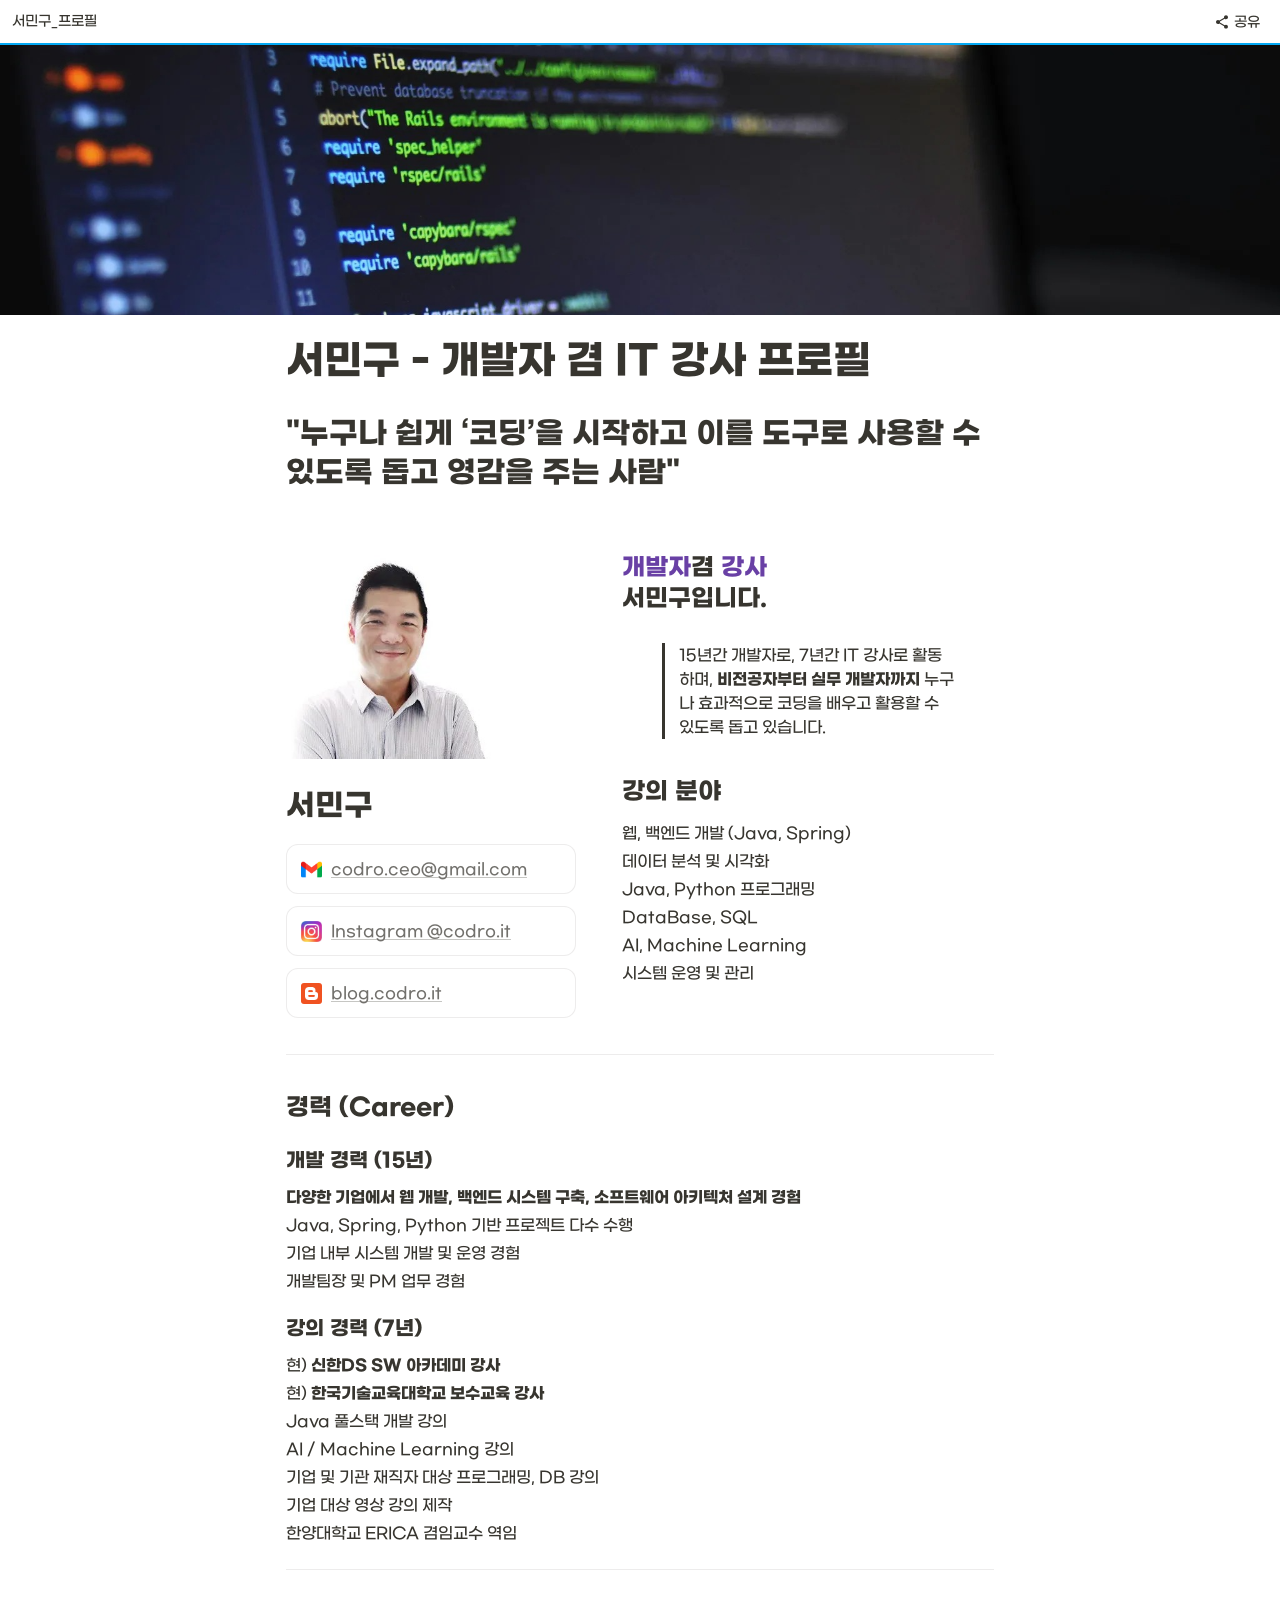
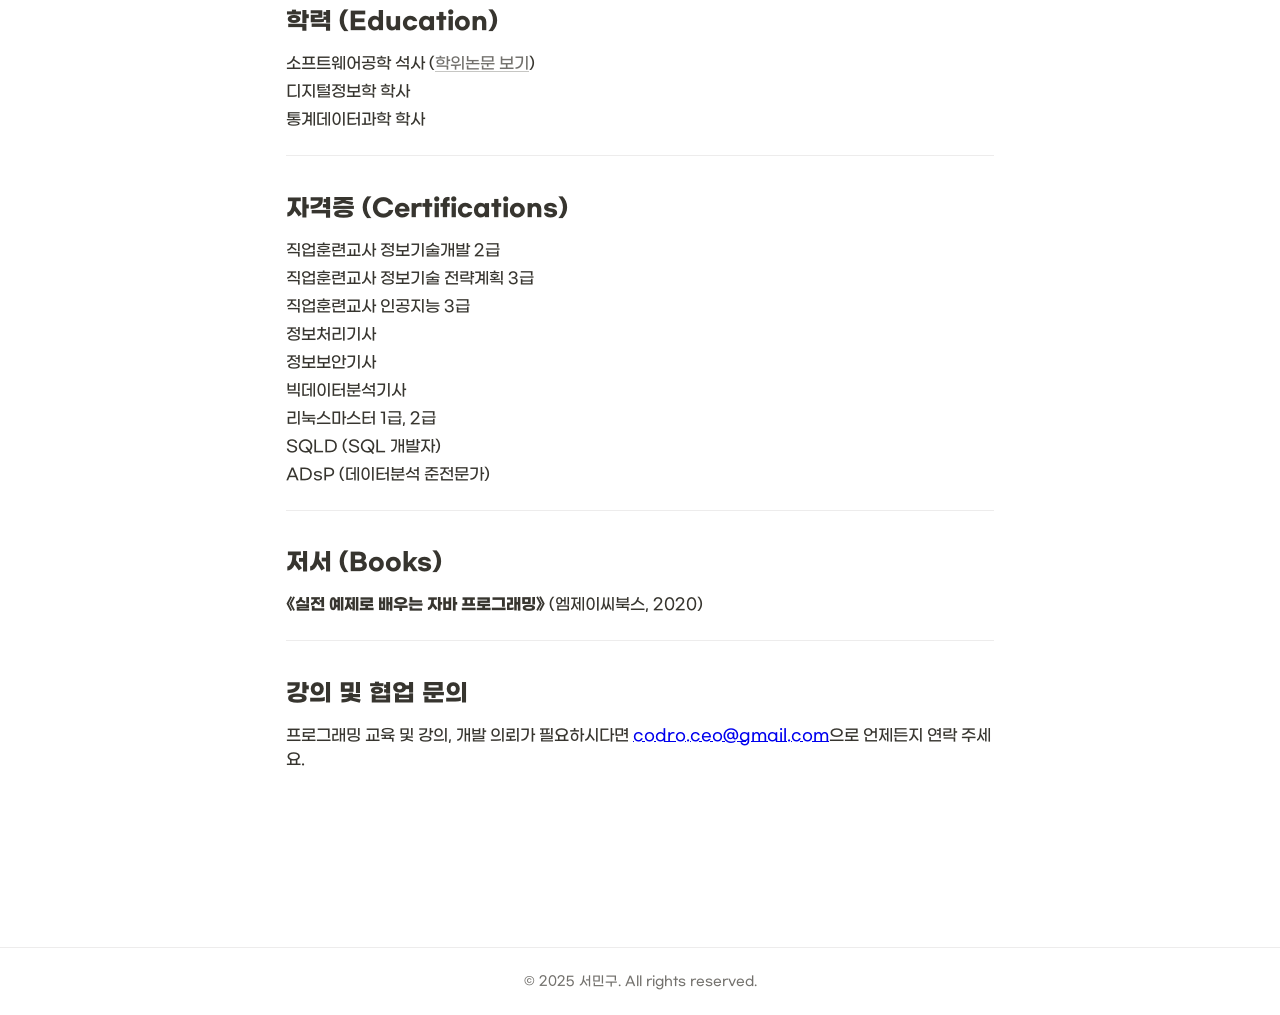
<file: index.html>
<!DOCTYPE html>
<html lang="ko">

<head>
  <!-- Google tag (gtag.js) -->
  <script async src="https://www.googletagmanager.com/gtag/js?id=G-KBX3ZS7K7E"></script>
  <script>
    window.dataLayer = window.dataLayer || [];
    function gtag(){dataLayer.push(arguments);}
    gtag('js', new Date());

    gtag('config', 'G-KBX3ZS7K7E');
  </script>
  <meta charset="UTF-8">
  <meta name="viewport" content="width=device-width, initial-scale=1.0">
  <title>서민구 | 개발자 겸 IT 강사 - Java, Python, AI, 웹개발 교육 전문</title>

  <!-- SEO 기본 메타 -->
  <meta name="description" content="15년 경력 개발자 겸 7년 경력 IT 강사 서민구. Java, Python, AI/ML, 웹개발, 데이터분석 교육 전문. 신한DS SW아카데미, 한국기술교육대학교 강사. 비전공자부터 실무 개발자까지 맞춤 코딩 교육.">
  <meta name="keywords" content="서민구, IT강사, 개발자, Java강사, Python강사, AI교육, 웹개발교육, 프로그래밍강의, 코딩교육, 신한DS, 기업교육, 데이터분석, Machine Learning">
  <meta name="author" content="서민구">
  <meta name="robots" content="index, follow">
  <link rel="canonical" href="https://profile.codro.it/">

  <!-- Open Graph -->
  <meta property="og:title" content="서민구 | 개발자 겸 IT 강사 - Java, Python, AI 교육 전문">
  <meta property="og:site_name" content="서민구 프로필">
  <meta property="og:description" content="15년 경력 개발자 겸 7년 경력 IT 강사. Java, Python, AI/ML, 웹개발, 데이터분석 교육 전문. 비전공자부터 실무 개발자까지 맞춤 코딩 교육.">
  <meta property="og:type" content="profile">
  <meta property="og:image" content="https://profile.codro.it/assets/og-profile.jpg">
  <meta property="og:image:width" content="1200">
  <meta property="og:image:height" content="1200">
  <meta property="og:url" content="https://profile.codro.it/">
  <meta property="og:locale" content="ko_KR">
  <meta property="profile:first_name" content="민구">
  <meta property="profile:last_name" content="서">

  <!-- Twitter Card -->
  <meta name="twitter:card" content="summary_large_image">
  <meta name="twitter:title" content="서민구 | 개발자 겸 IT 강사">
  <meta name="twitter:description" content="15년 경력 개발자 겸 7년 경력 IT 강사. Java, Python, AI/ML, 웹개발 교육 전문.">
  <meta name="twitter:image" content="https://profile.codro.it/assets/og-profile.jpg">

  <!-- JSON-LD 구조화된 데이터 (SEO + GEO 핵심) -->
  <script type="application/ld+json">
  {
    "@context": "https://schema.org",
    "@type": "Person",
    "name": "서민구",
    "url": "https://profile.codro.it/",
    "image": "https://profile.codro.it/assets/og-profile.jpg",
    "jobTitle": ["소프트웨어 개발자", "IT 강사"],
    "description": "15년 경력 개발자 겸 7년 경력 IT 강사. 비전공자부터 실무 개발자까지 누구나 효과적으로 코딩을 배우고 활용할 수 있도록 돕고 있습니다.",
    "email": "codro.ceo@gmail.com",
    "sameAs": [
      "https://www.instagram.com/codro.it/",
      "https://blog.codro.it/"
    ],
    "knowsAbout": ["Java", "Python", "Spring", "웹개발", "백엔드 개발", "AI", "Machine Learning", "데이터분석", "SQL", "Database"],
    "hasCredential": [
      {"@type": "EducationalOccupationalCredential", "credentialCategory": "certificate", "name": "정보처리기사"},
      {"@type": "EducationalOccupationalCredential", "credentialCategory": "certificate", "name": "정보보안기사"},
      {"@type": "EducationalOccupationalCredential", "credentialCategory": "certificate", "name": "빅데이터분석기사"},
      {"@type": "EducationalOccupationalCredential", "credentialCategory": "certificate", "name": "SQLD"},
      {"@type": "EducationalOccupationalCredential", "credentialCategory": "certificate", "name": "ADsP"},
      {"@type": "EducationalOccupationalCredential", "credentialCategory": "certificate", "name": "리눅스마스터 1급"},
      {"@type": "EducationalOccupationalCredential", "credentialCategory": "certificate", "name": "직업훈련교사 정보기술개발 2급"},
      {"@type": "EducationalOccupationalCredential", "credentialCategory": "certificate", "name": "직업훈련교사 인공지능 3급"}
    ],
    "alumniOf": [
      {"@type": "EducationalOrganization", "name": "소프트웨어공학 석사"},
      {"@type": "EducationalOrganization", "name": "디지털정보학 학사"},
      {"@type": "EducationalOrganization", "name": "통계데이터과학 학사"}
    ],
    "worksFor": [
      {"@type": "Organization", "name": "신한DS SW 아카데미"},
      {"@type": "Organization", "name": "한국기술교육대학교"}
    ],
    "affiliation": [
      {"@type": "EducationalOrganization", "name": "한양대학교 ERICA", "roleName": "겸임교수"}
    ],
    "author": {
      "@type": "Book",
      "name": "실전 예제로 배우는 자바 프로그래밍",
      "publisher": {"@type": "Organization", "name": "엠제이씨북스"},
      "datePublished": "2020"
    }
  }
  </script>

  <!-- 직접 작성한 CSS 로드 -->
  <link rel="stylesheet" href="css/style.css">
  <script src="js/main.js" defer></script>
</head>

<body>
  <!-- 상단 네비게이션바 -->
  <header class="top-nav">
    <nav class="nav-content" aria-label="메인 내비게이션">
      <a href="/" class="title" aria-label="서민구 프로필 홈">서민구_프로필</a>
      <div class="nav-actions">
        <button class="btn-share" type="button" title="페이지 공유하기" aria-label="페이지 공유하기">
          <svg class="share-icon" viewBox="0 0 24 24" width="16" height="16" fill="currentColor" aria-hidden="true">
            <path
              d="M18 16.08c-.76 0-1.44.3-1.96.77L8.91 12.7c.05-.23.09-.46.09-.7s-.04-.47-.09-.7l7.05-4.11c.54.5 1.25.81 2.04.81 1.66 0 3-1.34 3-3s-1.34-3-3-3-3 1.34-3 3c0 .24.04.47.09.7L8.04 9.81C7.5 9.31 6.79 9 6 9c-1.66 0-3 1.34-3 3s1.34 3 3 3c.79 0 1.5-.31 2.04-.81l7.12 4.16c-.05.21-.08.43-.08.65 0 1.61 1.31 2.92 2.92 2.92 1.61 0 2.92-1.31 2.92-2.92s-1.31-2.92-2.92-2.92z" />
          </svg>
          공유
        </button>
      </div>
    </nav>
  </header>

  <!-- 커버 이미지 -->
  <div class="page-cover">
    <img src="assets/cover.jpg" alt="IT 강사 서민구 - 프로그래밍 교육 및 개발 전문가" loading="eager" width="2048" height="1360">
  </div>

  <main class="page-content width padding">
    <!-- 메인 제목 -->
    <h1 class="page-title">서민구 - 개발자 겸 IT 강사 프로필</h1>

    <!-- 슬로건 문구 -->
    <p class="main-quote">"누구나 쉽게 ‘코딩’을 시작하고 이를 도구로 사용할 수 있도록 돕고 영감을 주는 사람"</p>

    <!-- 프로필 소개 섹션 -->
    <section class="columns-container" aria-label="프로필 소개">

      <!-- 왼쪽 컬럼 (프로필 + 연락처) -->
      <div class="column-left">
        <img class="profile-img" src="assets/profile.jpg" alt="서민구 - 15년 경력 개발자 겸 7년 경력 IT 강사 프로필 사진" loading="lazy" width="207" height="207">

        <h2 class="name-title">서민구</h2>

        <!-- 연락처 -->
        <address class="contact-info">
          <div class="callout">
            <div class="callout-icon"><img src="assets/email.png" alt="" width="21" height="21" aria-hidden="true"></div>
            <div class="callout-content"><a href="mailto:codro.ceo@gmail.com">codro.ceo@gmail.com</a></div>
          </div>

          <div class="callout">
            <div class="callout-icon"><img src="assets/insta.webp" alt="" width="21" height="21" aria-hidden="true"></div>
            <div class="callout-content"><a href="https://www.instagram.com/codro.it/" target="_blank" rel="noopener noreferrer">Instagram @codro.it</a></div>
          </div>

          <div class="callout">
            <div class="callout-icon"><img src="assets/web.png" alt="" width="21" height="21" aria-hidden="true"></div>
            <div class="callout-content"><a href="https://blog.codro.it/" target="_blank" rel="noopener noreferrer">blog.codro.it</a></div>
          </div>
        </address>
      </div>

      <!-- 오른쪽 컬럼 (자기소개 + 강의 분야) -->
      <div class="column-right">
        <h2 class="highlight-title">
          <span class="hl-purple">개발자</span>겸 <span class="hl-purple">강사</span> <br>
          서민구입니다.
        </h2>

        <blockquote class="quote-block">
          <p>15년간 개발자로, 7년간 IT 강사로 활동하며,
          <strong>비전공자부터 실무 개발자까지</strong>
          누구나 효과적으로 코딩을 배우고
          활용할 수 있도록 돕고 있습니다.</p>
        </blockquote>

        <h3 class="subsection-title">강의 분야</h3>
        <ul class="teaching-fields">
          <li>웹, 백엔드 개발 (Java, Spring)</li>
          <li>데이터 분석 및 시각화</li>
          <li>Java, Python 프로그래밍</li>
          <li>DataBase, SQL</li>
          <li>AI, Machine Learning</li>
          <li>시스템 운영 및 관리</li>
        </ul>
      </div>
    </section>

    <hr class="divider">

    <!-- 경력 섹션 -->
    <section aria-label="경력 사항">
      <h2 class="section-title">경력 (Career)</h2>

      <h3 class="sub-section-title">개발 경력 (15년)</h3>
      <ul class="list">
        <li><strong>다양한 기업에서 웹 개발, 백엔드 시스템 구축, 소프트웨어 아키텍처 설계 경험</strong></li>
        <li>Java, Spring, Python 기반 프로젝트 다수 수행</li>
        <li>기업 내부 시스템 개발 및 운영 경험</li>
        <li>개발팀장 및 PM 업무 경험</li>
      </ul>

      <h3 class="sub-section-title">강의 경력 (7년)</h3>
      <ul class="list">
        <li>현) <strong>신한DS SW 아카데미 강사</strong></li>
        <li>현) <strong>한국기술교육대학교 보수교육 강사</strong></li>
        <li>Java 풀스택 개발 강의</li>
        <li>AI / Machine Learning 강의</li>
        <li>기업 및 기관 재직자 대상 프로그래밍, DB 강의</li>
        <li>기업 대상 영상 강의 제작</li>
        <li>한양대학교 ERICA 겸임교수 역임</li>
      </ul>
    </section>

    <hr class="divider">

    <!-- 학력 섹션 -->
    <section aria-label="학력">
      <h2 class="section-title">학력 (Education)</h2>
      <ul class="list">
        <li>소프트웨어공학 석사 (<a
            href="https://www.riss.kr/search/detail/DetailView.do?p_mat_type=be54d9b8bc7cdb09&control_no=0b956a1ed7f0f0b3ffe0bdc3ef48d419"
            target="_blank" rel="noopener noreferrer" class="inline-link">학위논문 보기</a>)</li>
        <li>디지털정보학 학사</li>
        <li>통계데이터과학 학사</li>
      </ul>
    </section>

    <hr class="divider">

    <!-- 자격증 섹션 -->
    <section aria-label="자격증">
      <h2 class="section-title">자격증 (Certifications)</h2>
      <ul class="list">
        <li>직업훈련교사 정보기술개발 2급</li>
        <li>직업훈련교사 정보기술 전략계획 3급</li>
        <li>직업훈련교사 인공지능 3급</li>
        <li>정보처리기사</li>
        <li>정보보안기사</li>
        <li>빅데이터분석기사</li>
        <li>리눅스마스터 1급, 2급</li>
        <li>SQLD (SQL 개발자)</li>
        <li>ADsP (데이터분석 준전문가)</li>
      </ul>
    </section>

    <hr class="divider">

    <!-- 저서 섹션 -->
    <section aria-label="저서">
      <h2 class="section-title">저서 (Books)</h2>
      <ul class="list">
        <li><strong>《실전 예제로 배우는 자바 프로그래밍》</strong> (엠제이씨북스, 2020)</li>
      </ul>
    </section>

    <hr class="divider">

    <!-- 문의 섹션 -->
    <section aria-label="문의">
      <h2 class="section-title">강의 및 협업 문의</h2>
      <p>프로그래밍 교육 및 강의, 개발 의뢰가 필요하시다면 <a href="mailto:codro.ceo@gmail.com">codro.ceo@gmail.com</a>으로 언제든지 연락 주세요.</p>
    </section>
  </main>

  <footer>
    <p class="footer-text">&copy; 2025 서민구. All rights reserved.</p>
  </footer>
</body>

</html>
</file>
<file: css/style.css>
@font-face {
  font-family: 'GmarketSans';
  font-weight: 300;
  font-style: normal;
  src: url('../assets/font/GmarketSansLight.otf') format('opentype');
  font-display: swap;
}

@font-face {
  font-family: 'GmarketSans';
  font-weight: 400;
  font-style: normal;
  src: url('../assets/font/GmarketSansMedium.otf') format('opentype');
  font-display: swap;
}

@font-face {
  font-family: 'GmarketSans';
  font-weight: 500;
  font-style: normal;
  src: url('../assets/font/GmarketSansMedium.otf') format('opentype');
  font-display: swap;
}

@font-face {
  font-family: 'GmarketSans';
  font-weight: 700;
  font-style: normal;
  src: url('../assets/font/GmarketSansBold.otf') format('opentype');
  font-display: swap;
}

:root {
  --page-max-width: 900px;
  --content-max-width: 708px;
  --page-cover-height: 30vh;
  --page-header-font-size: 40px;
  --page-content-padding-bottom: 10vh;
  --text-color: rgb(55, 53, 47);
  --background-color: white;
}

@media (max-width: 480px) {
  :root {
    --page-cover-height: 200px;
    --page-header-font-size: 32px;
    --page-content-padding-bottom: 0;
  }
}

* {
  box-sizing: border-box;
}

body {
  margin: 0;
  padding: 0;
  font-family: 'GmarketSans', -apple-system, BlinkMacSystemFont, "Segoe UI", Helvetica, Arial, sans-serif;
  color: var(--text-color);
  background-color: var(--background-color);
  line-height: 1.5;
  font-size: 16px;
  overflow-x: hidden;
}

/* Top Navigation */
.top-nav {
  position: sticky;
  top: 0;
  width: 100%;
  height: 45px;
  background-color: white;
  z-index: 1000;
  border-bottom: 2px solid #03A9F4; /* 상단 스크롤 진행바 표현 대체 */
  box-shadow: 0 1px 2px rgba(0,0,0,0.05); /* 약간의 구분선 느낌 처리 */
}

.nav-content {
  display: flex;
  justify-content: space-between;
  align-items: center;
  height: 100%;
  padding: 0 12px;
  max-width: 100%;
}

.title {
  font-size: 14px;
  white-space: nowrap;
  overflow: hidden;
  text-overflow: ellipsis;
  cursor: pointer;
  text-decoration: none;
  color: inherit;
}

.nav-actions {
  display: flex;
  align-items: center;
}

.nav-actions .btn-share {
  background: none;
  border: none;
  color: var(--text-color);
  margin-left: 12px;
  cursor: pointer;
  padding: 6px 8px;
  border-radius: 3px;
  transition: background 0.2s;
  display: flex;
  align-items: center;
  justify-content: center;
  font-family: inherit;
  font-size: 14px;
}
.nav-actions .btn-share:hover {
  background: rgba(55, 53, 47, 0.08);
}

.share-icon {
  margin-right: 4px;
}

a:focus-visible,
button:focus-visible {
  outline: 3px solid #03A9F4;
  outline-offset: 3px;
}


/* Cover Image */
.page-cover {
  width: 100%;
  height: var(--page-cover-height);
  display: block;
}

.page-cover img {
  width: 100%;
  height: 100%;
  object-fit: cover;
  object-position: center 0%;
}

/* Page Layout */
.width {
  max-width: var(--page-max-width);
  margin: 0 auto;
}

.padding {
  padding-left: calc(96px + env(safe-area-inset-left));
  padding-right: calc(96px + env(safe-area-inset-right));
}

@media (max-width: 480px) {
  .padding {
    padding-left: 24px;
    padding-right: 24px;
  }
}

.page-content {
  padding-top: 21px; 
  padding-bottom: var(--page-content-padding-bottom);
}

/* Typography */
.page-title {
  margin: 0 0 16px 0;
  font-size: var(--page-header-font-size);
  font-weight: 700;
  line-height: 1.2;
}

.main-quote {
  font-size: 1.875em;
  font-weight: 600;
  line-height: 1.3;
  margin-bottom: 2em;
  margin-top: 1em;
}

@media (max-width: 480px) {
  .main-quote {
    font-size: 1.5em;
  }
}

/* Columns container */
.columns-container {
  display: flex;
  flex-wrap: wrap;
  width: 100%;
  margin-top: 1em;
  align-items: flex-start;
}

.column-left {
  flex: 0 0 calc((100% - 46px) * 0.4375);
  margin-right: 46px;
}

.column-right {
  flex: 0 0 calc((100% - 46px) * 0.5625);
}

@media (max-width: 480px) {
  .column-left, .column-right {
    flex: 0 0 100%;
    margin-right: 0;
  }
  .column-right {
    margin-top: 32px;
  }
}

/* Element Styles in Column Left */
.profile-img {
  width: 100%;
  max-width: 207px;
  aspect-ratio: 1 / 1;
  border-radius: 4px;
  margin-bottom: 1.5em;
  display: block;
  height: auto;
  object-fit: cover;
}

.name-title {
  font-size: 1.875em;
  font-weight: 600;
  margin-top: 0;
  margin-bottom: 16px;
}

/* Callout Box (Notion-like) */
.callout {
  display: flex;
  align-items: center;
  border: 1px solid rgba(55, 53, 47, 0.09);
  border-radius: 12px;
  padding: 12px;
  margin-bottom: 12px;
  background-color: var(--background-color);
}

.callout-icon {
  width: 24px;
  height: 24px;
  flex-shrink: 0;
  display: flex;
  align-items: center;
  justify-content: center;
  margin-right: 8px;
}

.callout-icon img {
  width: 21px;
  height: 21px;
  border-radius: 3px;
  object-fit: cover;
}

.callout-content a {
  color: inherit;
  text-decoration: none;
  border-bottom: 0.05em solid rgba(55,53,47,0.4);
  opacity: 0.7;
  transition: opacity 0.2s;
  word-break: break-all;
}

.callout-content a:hover {
  opacity: 1;
}

/* Element Styles in Column Right */
.highlight-title {
  font-size: 1.5em;
  line-height: 1.3;
  margin-top: 0;
  margin-bottom: 1.2em;
}

.hl-purple {
  color: rgb(105, 64, 165);
}

/* Quote Block (Notion-like) */
.quote-block {
  border-left: 3px solid currentColor;
  padding-left: 14px;
  margin-top: 1em;
  margin-bottom: 1em;
  font-size: 1em;
}

.subsection-title {
  font-size: 1.5em;
  margin-top: 1.4em;
  margin-bottom: 0.5em;
}

.column-right p {
  margin: 4px 0;
}

/* Typical Lists and Sections */
.section-title {
  font-size: 1.5em;
  margin-top: 1.4em;
  margin-bottom: 0.5em;
}

.sub-section-title {
  font-size: 1.25em;
  margin-top: 1em;
  margin-bottom: 0.5em;
}

/* Removing default list style */
.list {
  list-style: none;
  padding-left: 0;
  margin: 0;
}

.list li {
  margin-bottom: 4px;
}

.inline-link {
  color: inherit;
  text-decoration: none;
  border-bottom: 0.05em solid rgba(55,53,47,0.4);
  opacity: 0.7;
}
.inline-link:hover {
  opacity: 1;
}

/* Divider block */
.divider {
  border: 0;
  height: 1px;
  background-color: rgba(55, 53, 47, 0.09);
  margin: 1.5em 0;
  width: 100%;
}

p {
  margin-top: 4px;
  margin-bottom: 4px;
}

/* Teaching fields list */
.teaching-fields {
  list-style: none;
  padding-left: 0;
  margin: 0;
}

.teaching-fields li {
  margin-bottom: 4px;
}

/* Contact address reset */
.contact-info {
  font-style: normal;
}

/* Quote block semantic */
.quote-block p {
  margin: 0;
}

/* Footer */
footer {
  text-align: center;
  padding: 24px 16px;
  border-top: 1px solid rgba(55, 53, 47, 0.09);
  margin-top: 2em;
}

.footer-text {
  font-size: 13px;
  color: rgba(55, 53, 47, 0.7);
  margin: 0;
}

/* Footer padding addition to give a spacious end */
main.page-content::after {
  content: "";
  display: block;
  height: 50px;
}
</file>
